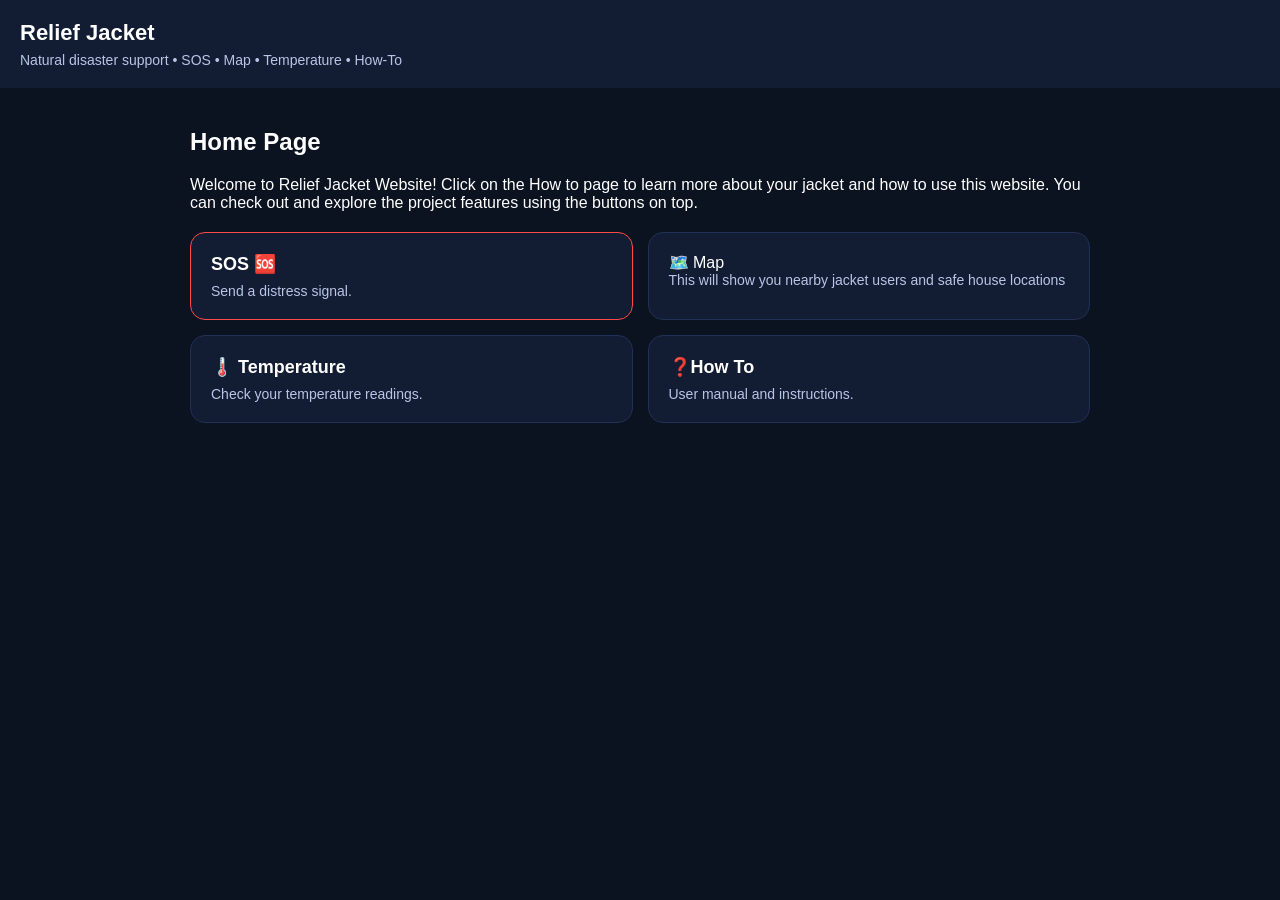
<file: Website/index.html>
<!DOCTYPE html> <!-- This tells the brower that this is an HTML5 doc -->

<html lang="en"> <!-- This tells the language we are using is english-->

<head>

    <meta charset="UTF-8" /> <!-- Supports all characters like emojis and special letters -->
    <!-- Meta help with: How text is read (letters, emojis, symbols), How the page looks on phones, How search engines understand your page, Descriptions when your site is shared -->
    <meta name="viewport" content="width=device-width, initial-scale=1.0" /> <!-- Makes website look good on phones -->

    <title> Relief Jacket - Home</title> <!-- Shows on the browser tab-->
    <link rel="stylesheet" href="styles.css" /> <!-- This connects HTML file to your CSS file-->
</head>

<body>
    <header>
        <h1>Relief Jacket</h1>
        <p> Natural disaster support • SOS • Map • Temperature • How-To</p>
    </header>

    <!-- Now I am writing the making contain of the page-->

    <main>
        <h2> Home Page </h2>
        <p>
            Welcome to Relief Jacket Website! Click on the How to page to learn more about your jacket and how to use
            this website.
            You can check out and explore the project features using the buttons on top.

        </p>

        <!-- Grid container for 4 buttons-->
        <div class="button-grid">
            <a class="big-button sos" href="sos.html">
                <h2>SOS 🆘</h2>
                <p>Send a distress signal.</p>
            </a>
            <a class="big-button" href="map.html" <h2>🗺️ Map</h2>
                <p> This will show you nearby jacket users and safe house locations</p>
            </a>
            <a class="big-button" href="temperature.html">
                <h2> 🌡️ Temperature </h2>
                <p> Check your temperature readings. </p>
            </a>
            <a class="big-button" href="howto.html">
                <h2>❓How To</h2>
                <p>User manual and instructions.</p>
            </a>
        </div>
    </main>

</body>

</html>
</file>
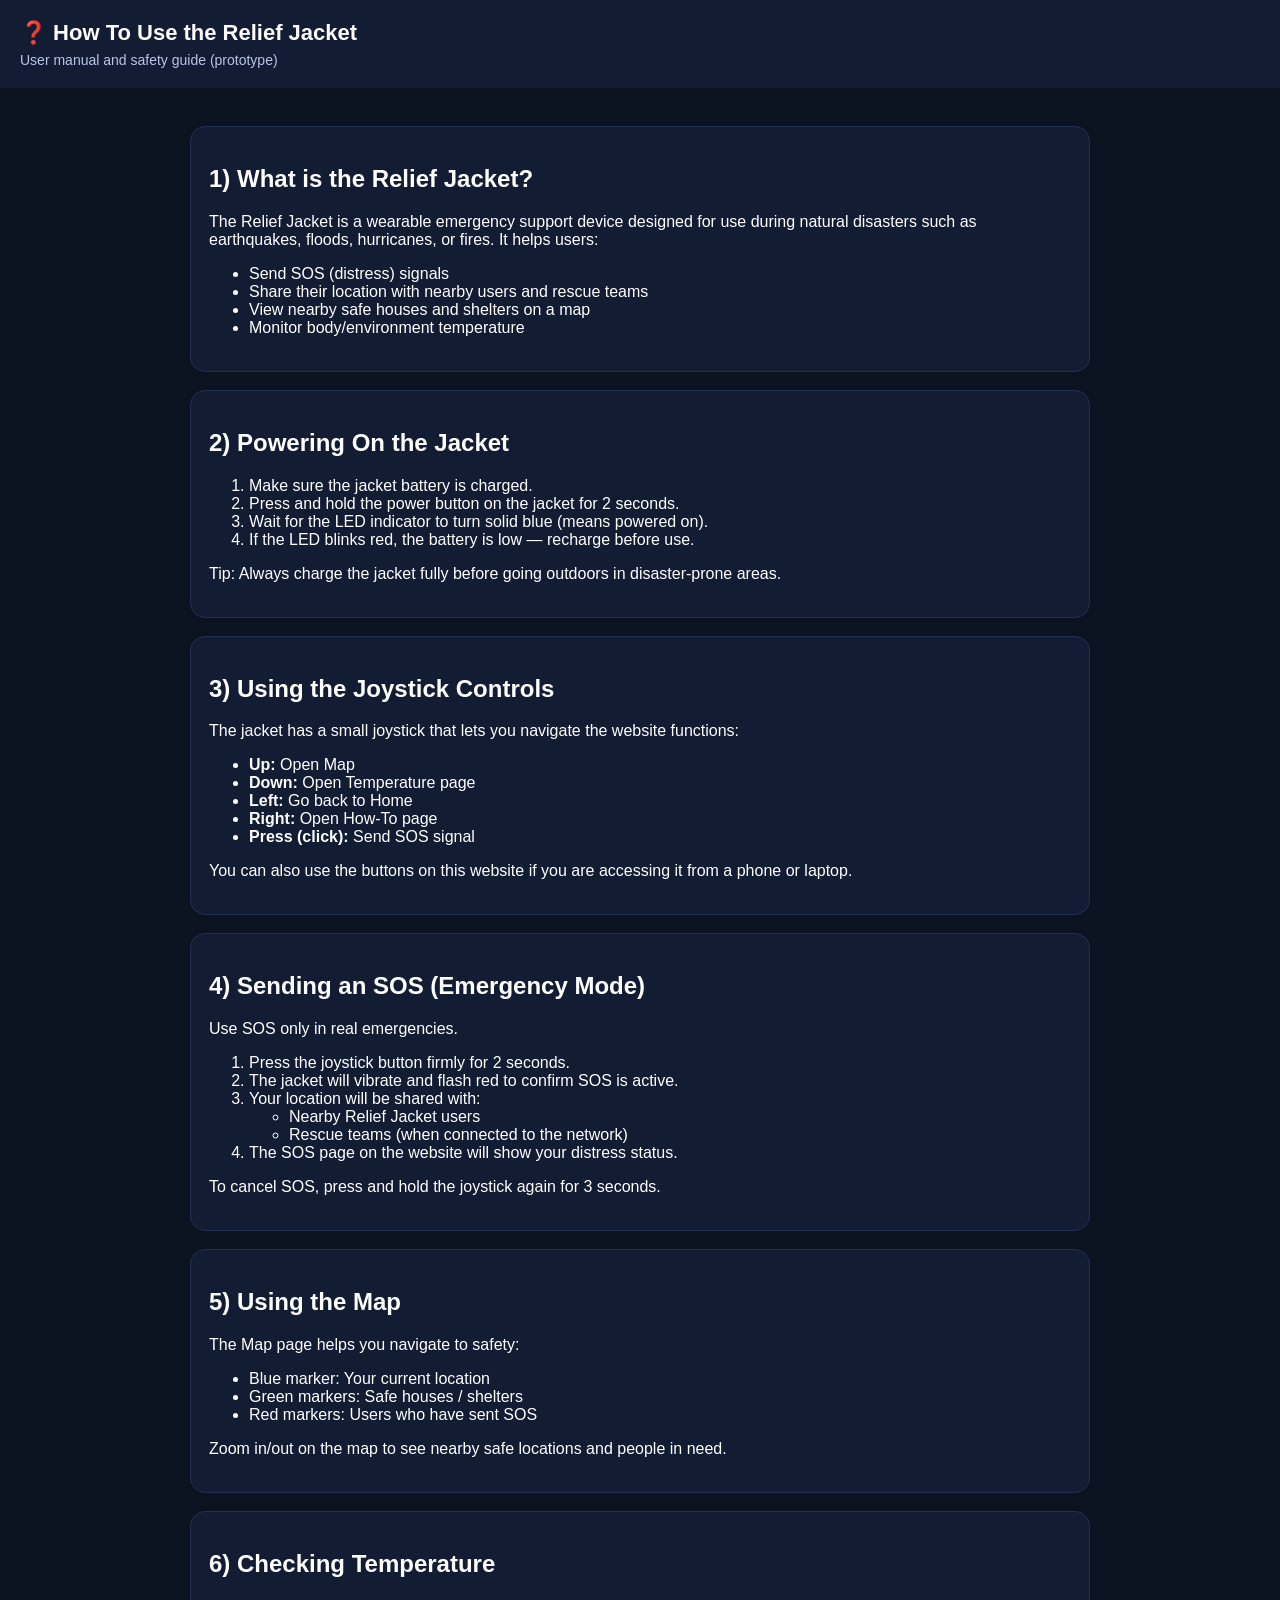
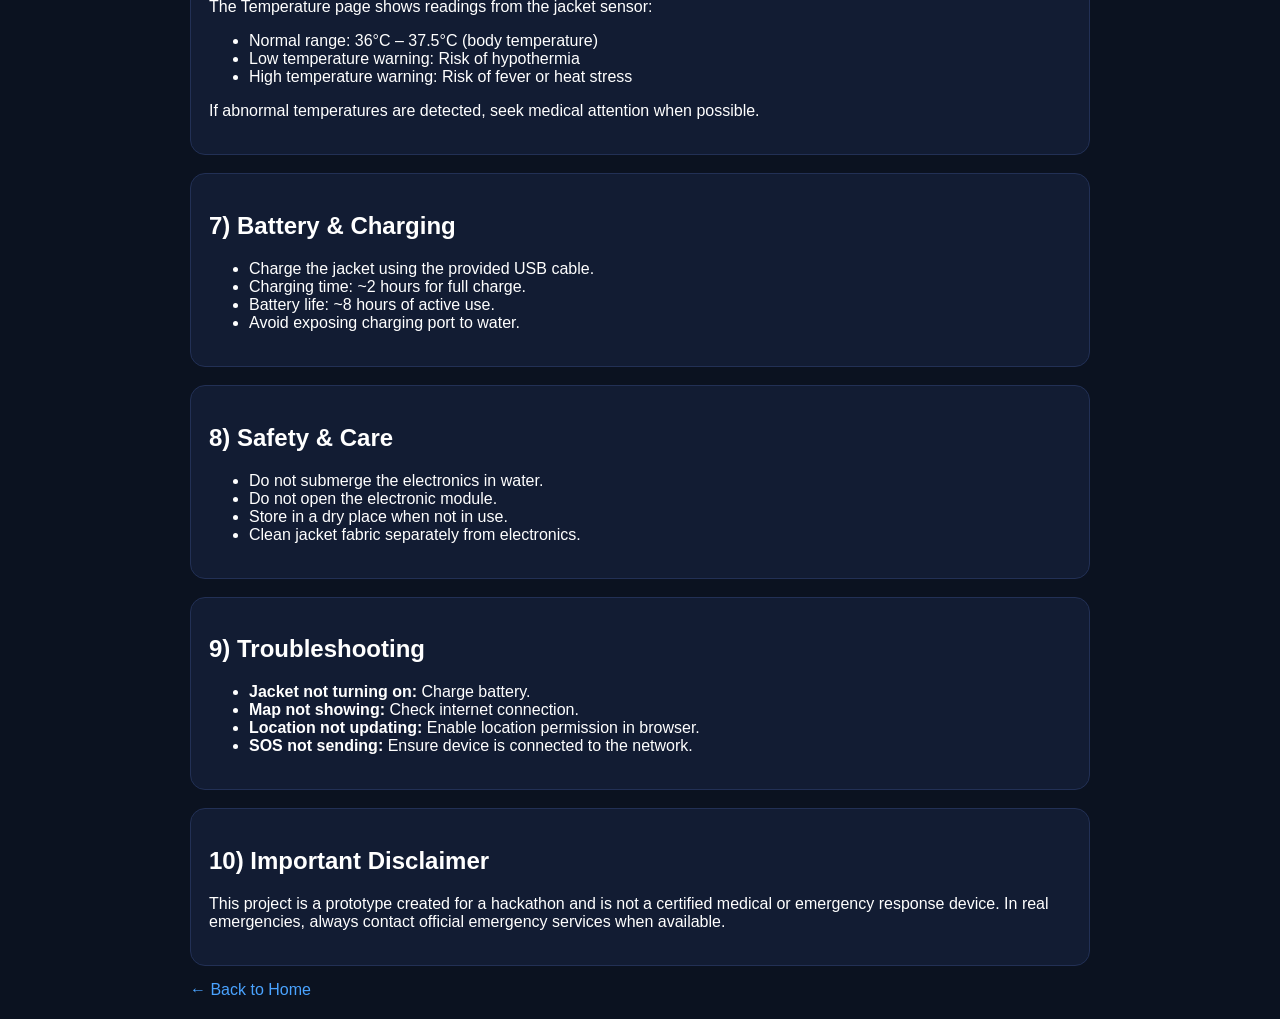
<file: Website/howto.html>
<!DOCTYPE html>
<html lang="en">

<head>
    <meta charset="UTF-8" />
    <!-- Makes page responsive on phones -->
    <meta name="viewport" content="width=device-width, initial-scale=1.0" />

    <title>Relief Jacket - How To Use</title>

    <!-- Link to your main CSS -->
    <link rel="stylesheet" href="styles.css" />
</head>

<body>
    <!-- Page header -->
    <header>
        <h1>❓ How To Use the Relief Jacket</h1>
        <p>User manual and safety guide (prototype)</p>
    </header>

    <main>
        <div class="info-box">
            <h2>1) What is the Relief Jacket?</h2>
            <p>
                The Relief Jacket is a wearable emergency support device designed for use during
                natural disasters such as earthquakes, floods, hurricanes, or fires. It helps users:
            </p>
            <ul>
                <li>Send SOS (distress) signals</li>
                <li>Share their location with nearby users and rescue teams</li>
                <li>View nearby safe houses and shelters on a map</li>
                <li>Monitor body/environment temperature</li>
            </ul>
        </div>

        <div class="info-box">
            <h2>2) Powering On the Jacket</h2>
            <ol>
                <li>Make sure the jacket battery is charged.</li>
                <li>Press and hold the power button on the jacket for 2 seconds.</li>
                <li>Wait for the LED indicator to turn solid blue (means powered on).</li>
                <li>If the LED blinks red, the battery is low — recharge before use.</li>
            </ol>
            <p>
                Tip: Always charge the jacket fully before going outdoors in disaster-prone areas.
            </p>
        </div>

        <div class="info-box">
            <h2>3) Using the Joystick Controls</h2>
            <p>
                The jacket has a small joystick that lets you navigate the website functions:
            </p>
            <ul>
                <li><strong>Up:</strong> Open Map</li>
                <li><strong>Down:</strong> Open Temperature page</li>
                <li><strong>Left:</strong> Go back to Home</li>
                <li><strong>Right:</strong> Open How-To page</li>
                <li><strong>Press (click):</strong> Send SOS signal</li>
            </ul>
            <p>
                You can also use the buttons on this website if you are accessing it from a phone or laptop.
            </p>
        </div>

        <div class="info-box">
            <h2>4) Sending an SOS (Emergency Mode)</h2>
            <p>
                Use SOS only in real emergencies.
            </p>
            <ol>
                <li>Press the joystick button firmly for 2 seconds.</li>
                <li>The jacket will vibrate and flash red to confirm SOS is active.</li>
                <li>Your location will be shared with:
                    <ul>
                        <li>Nearby Relief Jacket users</li>
                        <li>Rescue teams (when connected to the network)</li>
                    </ul>
                </li>
                <li>The SOS page on the website will show your distress status.</li>
            </ol>
            <p>
                To cancel SOS, press and hold the joystick again for 3 seconds.
            </p>
        </div>

        <div class="info-box">
            <h2>5) Using the Map</h2>
            <p>
                The Map page helps you navigate to safety:
            </p>
            <ul>
                <li>Blue marker: Your current location</li>
                <li>Green markers: Safe houses / shelters</li>
                <li>Red markers: Users who have sent SOS</li>
            </ul>
            <p>
                Zoom in/out on the map to see nearby safe locations and people in need.
            </p>
        </div>

        <div class="info-box">
            <h2>6) Checking Temperature</h2>
            <p>
                The Temperature page shows readings from the jacket sensor:
            </p>
            <ul>
                <li>Normal range: 36°C – 37.5°C (body temperature)</li>
                <li>Low temperature warning: Risk of hypothermia</li>
                <li>High temperature warning: Risk of fever or heat stress</li>
            </ul>
            <p>
                If abnormal temperatures are detected, seek medical attention when possible.
            </p>
        </div>

        <div class="info-box">
            <h2>7) Battery & Charging</h2>
            <ul>
                <li>Charge the jacket using the provided USB cable.</li>
                <li>Charging time: ~2 hours for full charge.</li>
                <li>Battery life: ~8 hours of active use.</li>
                <li>Avoid exposing charging port to water.</li>
            </ul>
        </div>

        <div class="info-box">
            <h2>8) Safety & Care</h2>
            <ul>
                <li>Do not submerge the electronics in water.</li>
                <li>Do not open the electronic module.</li>
                <li>Store in a dry place when not in use.</li>
                <li>Clean jacket fabric separately from electronics.</li>
            </ul>
        </div>

        <div class="info-box">
            <h2>9) Troubleshooting</h2>
            <ul>
                <li><strong>Jacket not turning on:</strong> Charge battery.</li>
                <li><strong>Map not showing:</strong> Check internet connection.</li>
                <li><strong>Location not updating:</strong> Enable location permission in browser.</li>
                <li><strong>SOS not sending:</strong> Ensure device is connected to the network.</li>
            </ul>
        </div>

        <div class="info-box">
            <h2>10) Important Disclaimer</h2>
            <p>
                This project is a prototype created for a hackathon and is not a certified medical
                or emergency response device. In real emergencies, always contact official emergency
                services when available.
            </p>
        </div>

        <a class="back-link" href="index.html">← Back to Home</a>
    </main>
</body>

</html>
</file>
<file: Website/styles.css>
/* 
  This file controls how your website looks (colors, layout, spacing, etc.)
  HTML = structure
  CSS = design
*/

/* This applies to the entire page */
body {
    margin: 0;
    /* Remove default browser spacing */
    font-family: Arial, sans-serif;
    /* Set font style */
    background-color: #0b1220;
    /* Dark blue background */
    color: white;
    /* Text color */
}

/* Styling for the top header section */
header {
    background-color: #121c33;
    /* Slightly lighter background for header */
    padding: 20px;
    /* Space inside the header */
}

/* Main title inside header */
header h1 {
    margin: 0;
    /* Remove default margin */
    font-size: 22px;
    /* Text size */
}

/* Small text under the title */
header p {
    margin: 6px 0 0;
    /* Space only on top */
    color: #b8c5e6;
    /* Light gray-blue color */
    font-size: 14px;
    /* Smaller font */
}

/* Main content area */
main {
    padding: 20px;
    /* Space around content */
    max-width: 900px;
    /* Limit width so it doesn't stretch too wide */
    margin: auto;
    /* Center the content */
}

/* Grid layout for home page buttons */
.button-grid {
    display: grid;
    /* Turn this into a grid layout */
    grid-template-columns: 1fr 1fr;
    /* 2 columns */
    gap: 15px;
    /* Space between boxes */
    margin-top: 20px;
    /* Space above grid */
}

/* Mobile-friendly: 1 column on small screens */
@media (max-width: 700px) {
    .button-grid {
        grid-template-columns: 1fr;
        /* Only 1 column on small screens */
    }
}

/* Style for each big clickable button */
.big-button {
    display: block;
    /* Makes the whole box clickable */
    padding: 20px;
    /* Space inside the box */
    border-radius: 15px;
    /* Rounded corners */
    background-color: #121c33;
    /* Background color */
    border: 1px solid #223055;
    /* Border color */
    text-decoration: none;
    /* Remove underline from link */
    color: white;
    /* Text color */
}

/* When user hovers mouse over button */
.big-button:hover {
    border-color: #4aa3ff;
    /* Change border color on hover */
}

/* Special style for SOS button */
.big-button.sos {
    border-color: #ff4a4a;
    /* Red border for SOS */
}

/* Hover effect for SOS button */
.big-button.sos:hover {
    border-color: #ff4a4a;
    /* Keep red border */
    background-color: #1a1f35;
    /* Slightly different background */
}

/* Heading inside buttons */
.big-button h2 {
    margin: 0 0 8px;
    /* Space below heading */
    font-size: 18px;
}

/* Small text inside buttons */
.big-button p {
    margin: 0;
    color: #b8c5e6;
    font-size: 14px;
}

/* Back to home link style */
.back-link {
    display: inline-block;
    /* Makes margin work properly */
    margin-top: 15px;
    color: #4aa3ff;
    /* Blue color */
    text-decoration: none;
    /* No underline */
}

/* Underline link when hovered */
.back-link:hover {
    text-decoration: underline;
}

/* Simple box used on inner pages */
.info-box {
    background-color: #121c33;
    border: 1px solid #223055;
    border-radius: 15px;
    padding: 18px;
    margin-top: 18px;
}

/* Make temperature image fit nicely inside the card */
.temp-image {
    width: 100%;
    /* Fill the width of the info box */
    max-width: 600px;
    /* Cap the width so it doesn’t get huge */
    height: auto;
    /* Keep the image aspect ratio */
    display: block;
    /* Allows margin auto to center it */
    margin: 12px auto;
    /* Center the image */
    border-radius: 12px;
    /* Rounded corners */
    border: 1px solid #223055;
    object-fit: contain;
    /* Ensure the whole image is visible */
}
</file>
